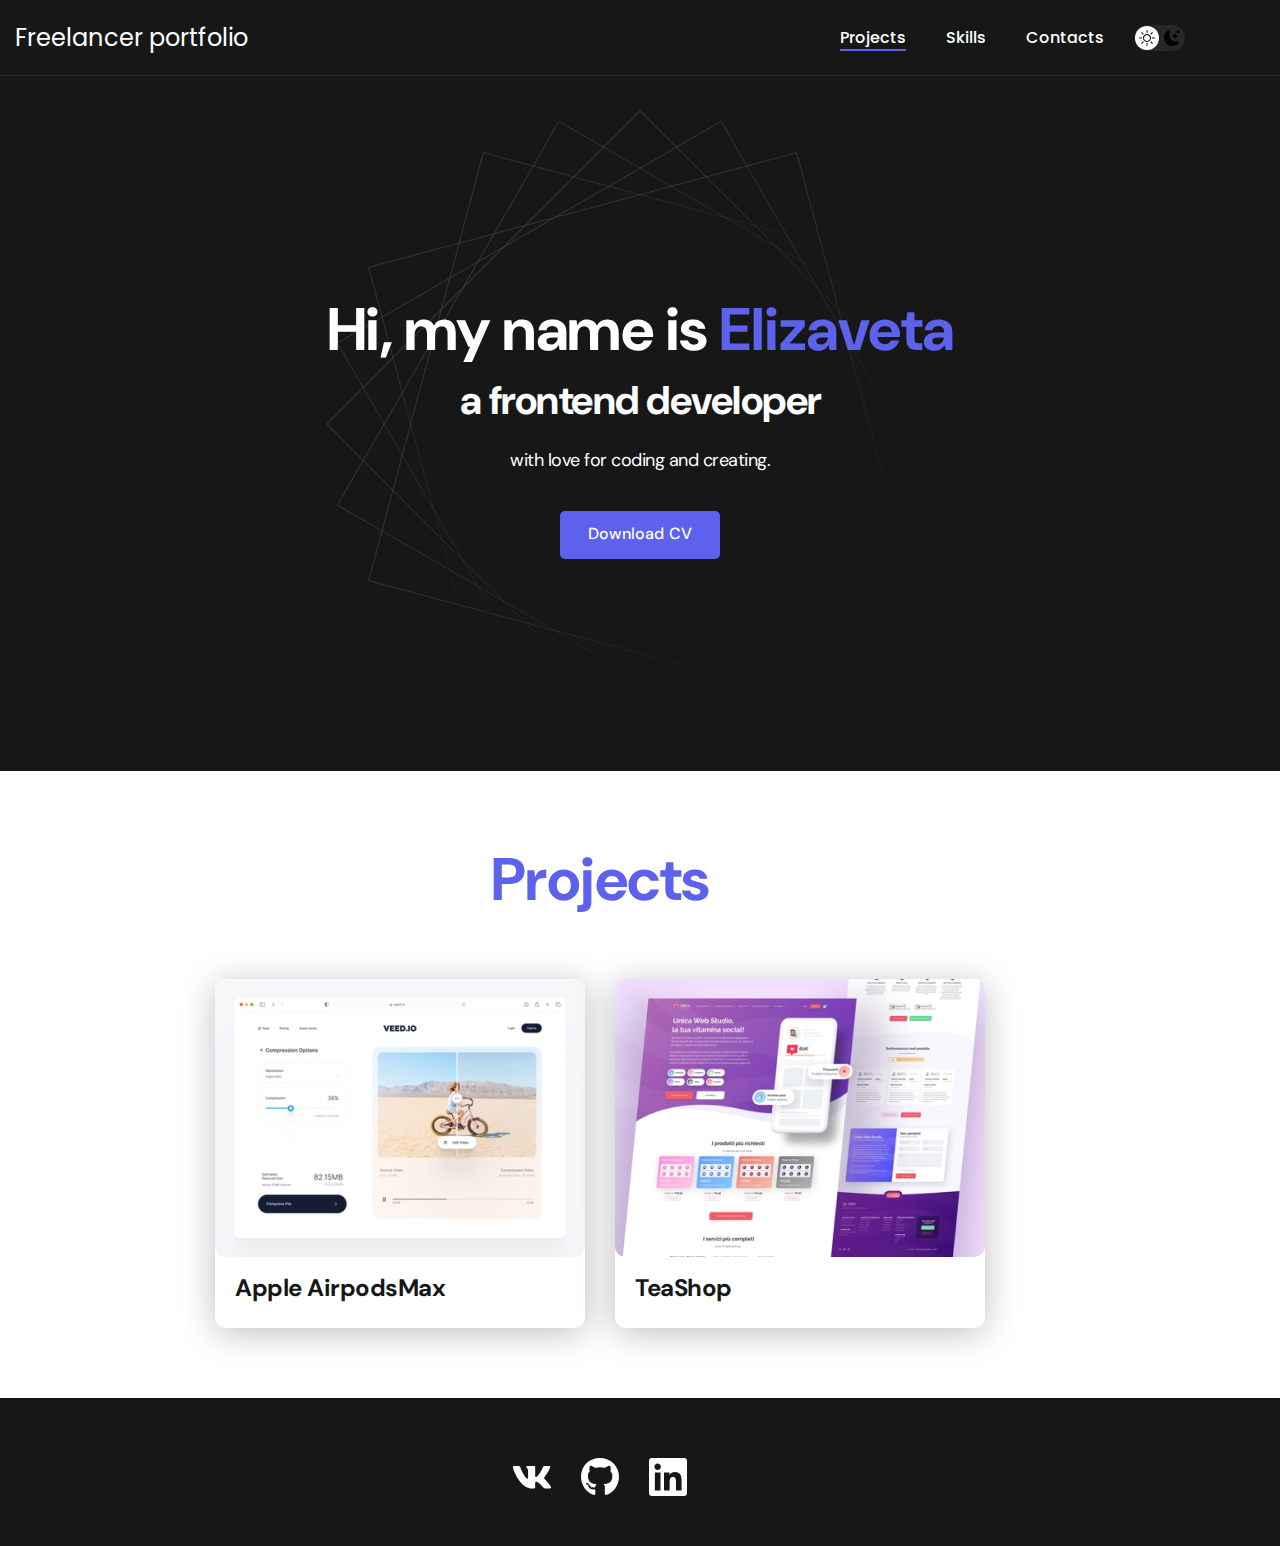
<file: index.html>
<!DOCTYPE html>
<html lang="en">
<head>
    <meta charset="UTF-8">
    <meta name="viewport" content="width=device-width, initial-scale=1.0">
    <title>MyPortfolio</title>
    <link href="https://fonts.googleapis.com/css2?family=DM+Sans:opsz@9..40&display=swap" rel="stylesheet">
    <link href="https://fonts.googleapis.com/css2?family=DM+Sans:opsz,wght@9..40,500&display=swap" rel="stylesheet">
    <link href="https://fonts.googleapis.com/css2?family=DM+Sans:opsz,wght@9..40,700&display=swap" rel="stylesheet">
    <link href="https://fonts.googleapis.com/css2?family=Poppins:wght@400;500;700&display=swap" rel="stylesheet">
    <link rel="stylesheet" href="css/index.css">
</head>
<body>
    <nav class="nav">
        <div class="container">
            <div class="nav_row">
                <a href="index.html" class="nav_logo">Freelancer portfolio</a>
                <button class="dark_mode_btn">
                    <img class="dark_mode_icon" src="img/Sun.svg" alt="sun">
                    <img class="dark_mode_icon" src="img/Moon.svg" alt="sun">
                </button>
                <ul class="nav_list">
                    <li class="nav_item"><a href="index.html" class="nav_link nav_link--active">Projects</a></li>
                    <li class="nav_item"><a href="skills.html" class="nav_link">Skills</a></li>
                    <li class="nav_item"><a href="contacts.html" class="nav_link">Contacts</a></li>
                </ul>
            </div>
        </div>
    </nav>

    <header class="header">
            <div class="header_wrap">
                <h1 class="header_title">
                    <strong>Hi, my name is <em>Elizaveta</em></strong><br>
                    a frontend developer
                </h1>
                <div class="header_text">
                    <p>
                        with love for coding and creating.
                    </p>
                </div>
                <a href="https://drive.google.com/file/d/1fA_sA4S28icm05HIH3eQNFWFLbh6bi7z/view" target="_blank" class="btn">Download CV</a>
            </div> 
    </header>

    <main class="section">
        <div class="container">
            <h2 class="title_one">
                Projects
            </h2>
            <ul class="projects_list">
                <li class="projects_item">
                    <a href="project_page.html" target="_blank">
                        <img class="project_img" src="img/02.jpg" alt="project1">
                        <h3 class="project_title">
                        Apple AirpodsMax
                        </h3>
                    </a>
                </li>
                <li class="projects_item">
                    <a href="project_page_tw.html" target="_blank">
                        <img class="project_img" src="img/05.jpg" alt="project2">
                        <h3 class="project_title">
                        TeaShop
                        </h3>
                    </a>
                </li>
            </ul>
        </div>
    </main>

    <footer class="footer">
        <div class="container">
            <div class="footer_wrap">
                <ul class="social_list">
                    <li class="social_item">
                        <a href="https://t.me/li_sa08" target="_blank">
                        <img src="./img/vk.svg" alt="vk">
                        </a>
                    </li>
                    <li class="social_item">
                        <a href="https://github.com/KudrytskayaElizaveta/MyPortfolio" target="_blank">
                        <img src="./img/gitHub.svg" alt="github">
                        </a>
                    </li>
                    <li class="social_item">
                        <a href="https://www.linkedin.com/in/elizaveta-kudrytskaya-49050b286/" target="_blank">
                        <img src="./img/linkedIn.svg" alt="link">
                        </a>
                    </li>
                </ul>
            </div>
        </div>
    </footer>

    <script src="js/main.js"></script>
</body>
</html>
</file>
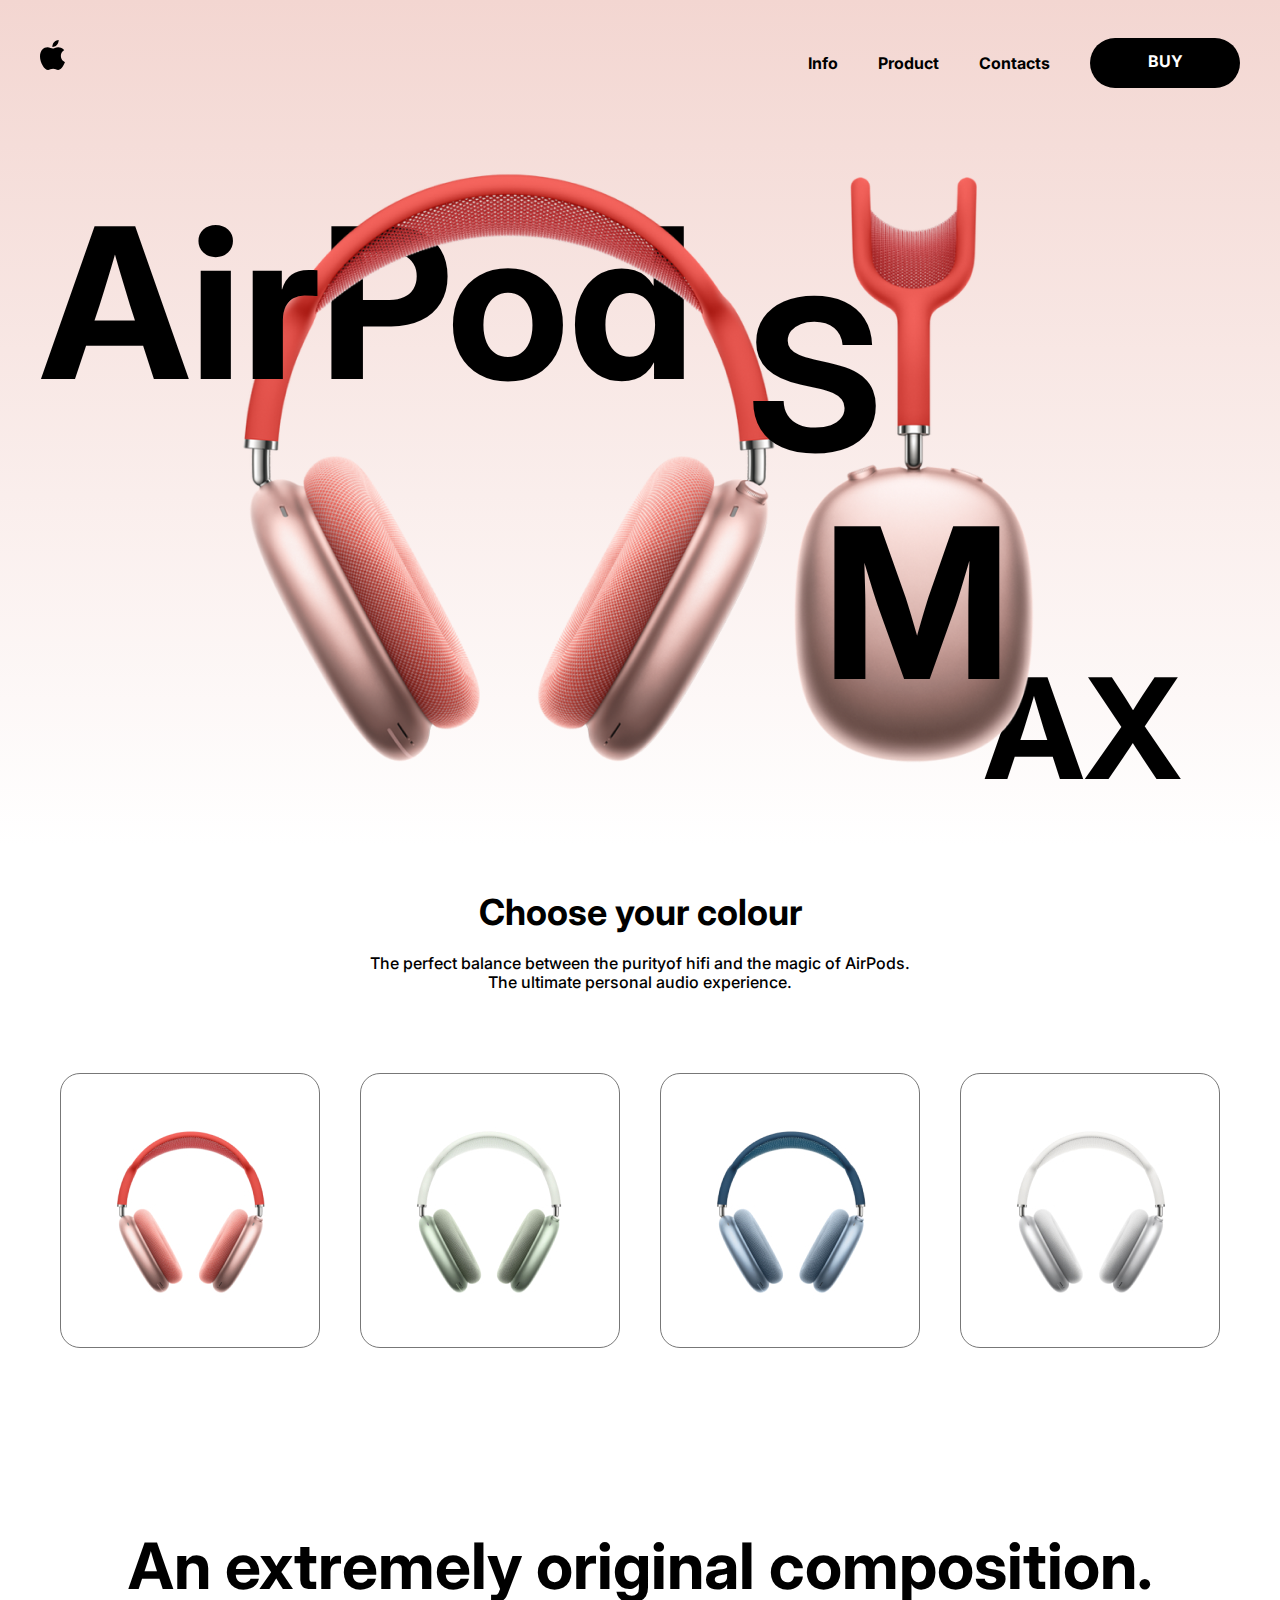
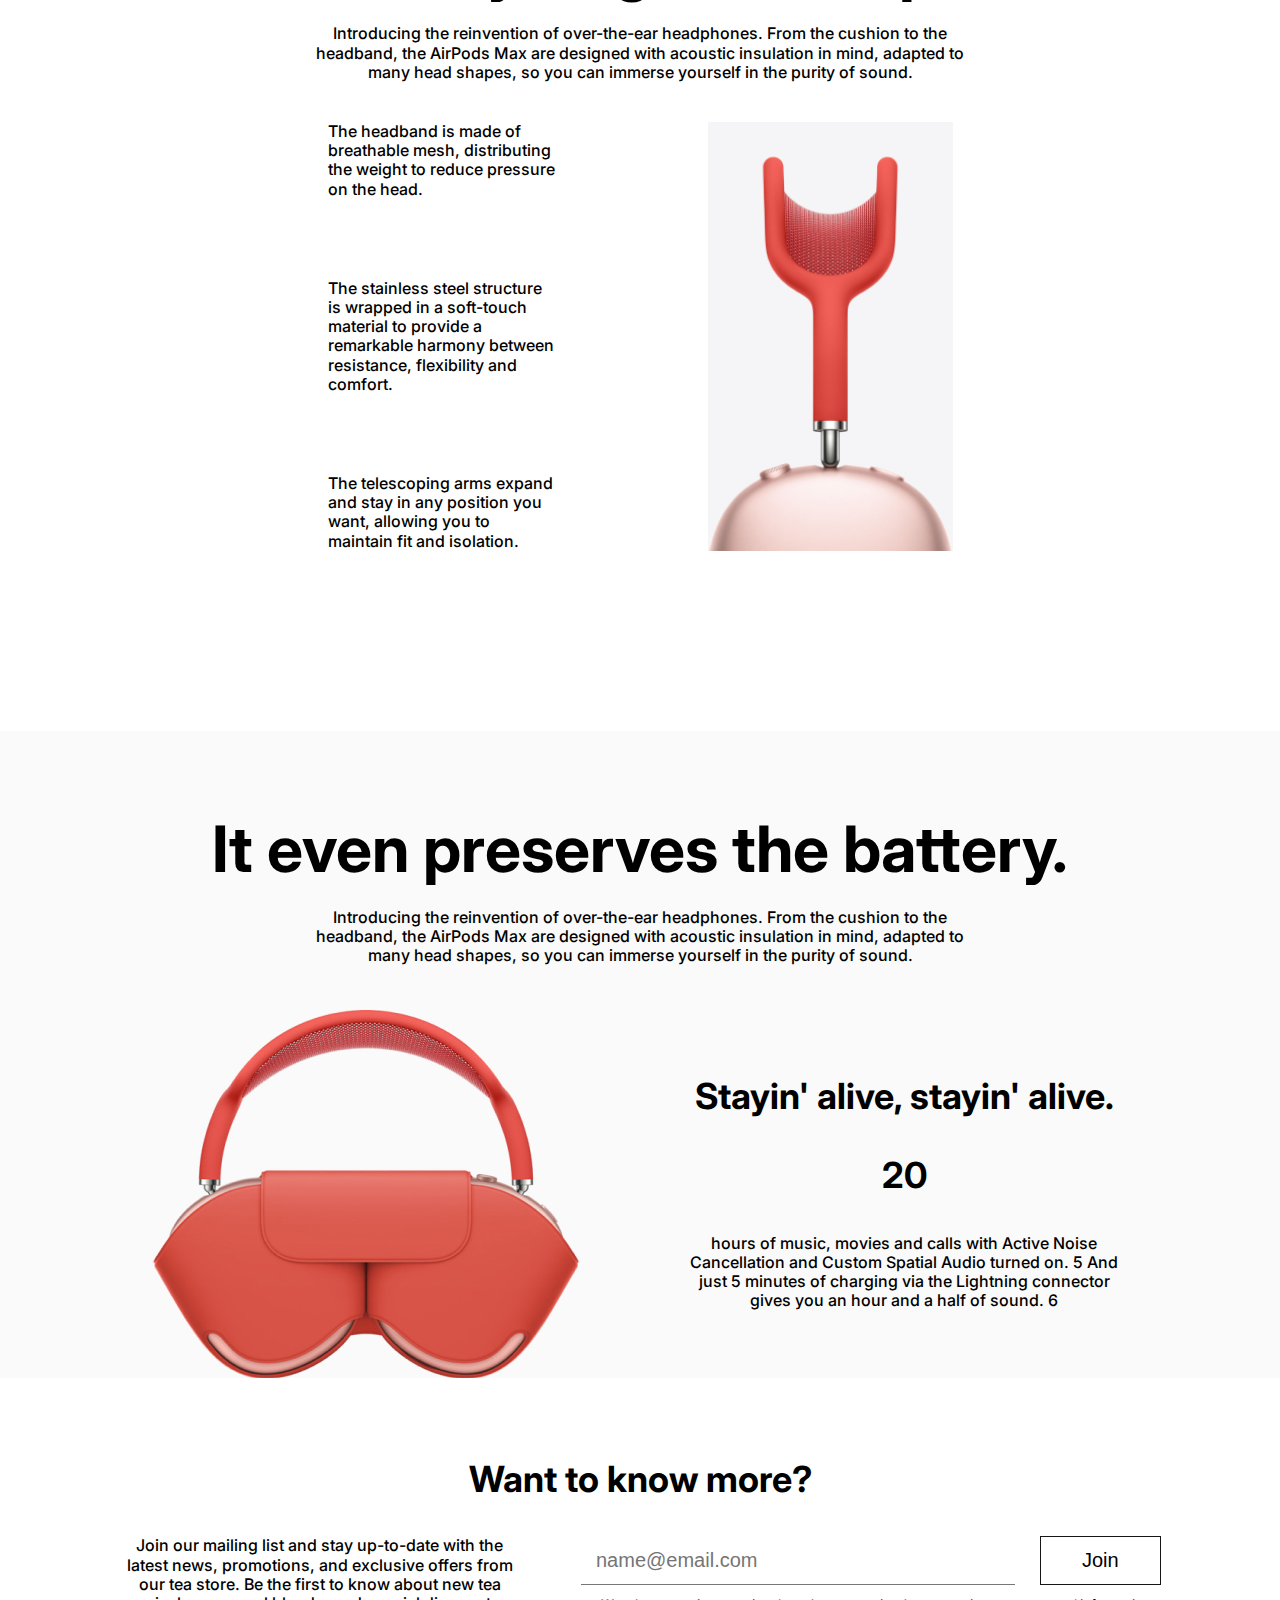
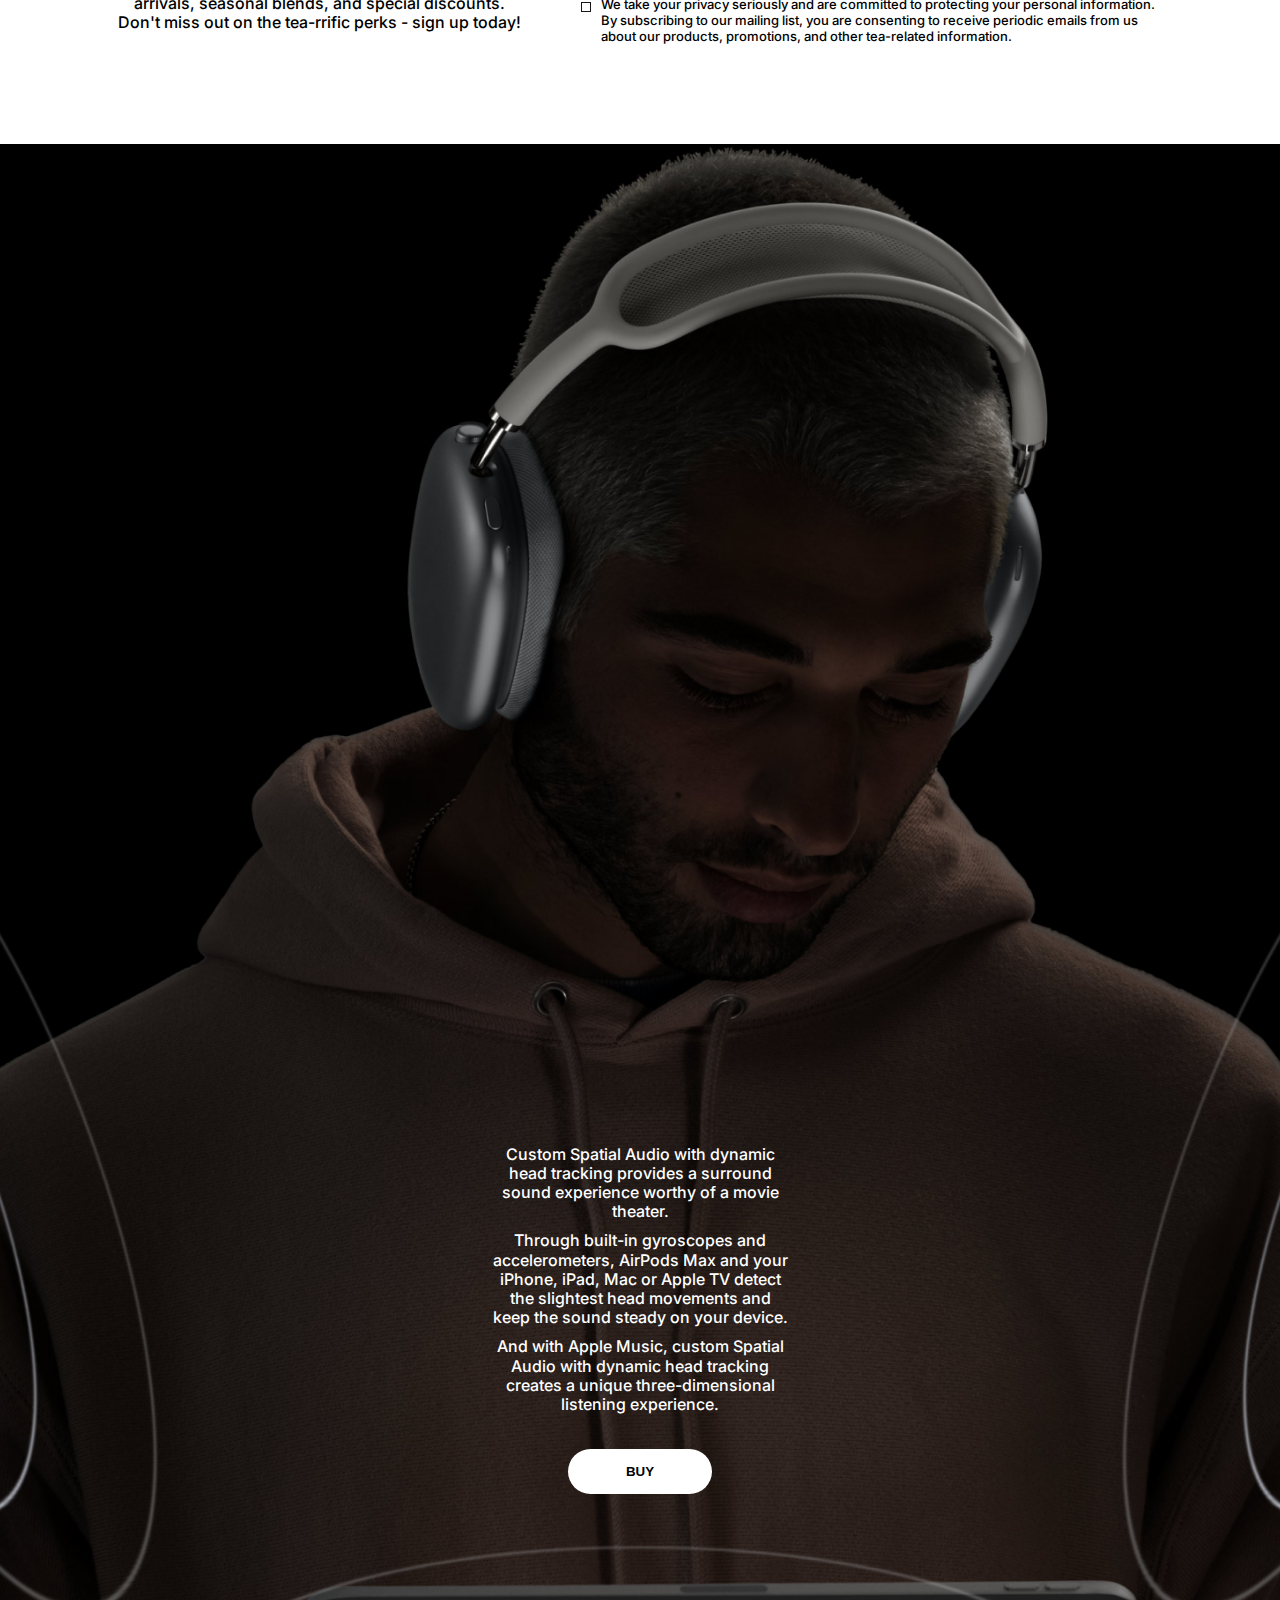
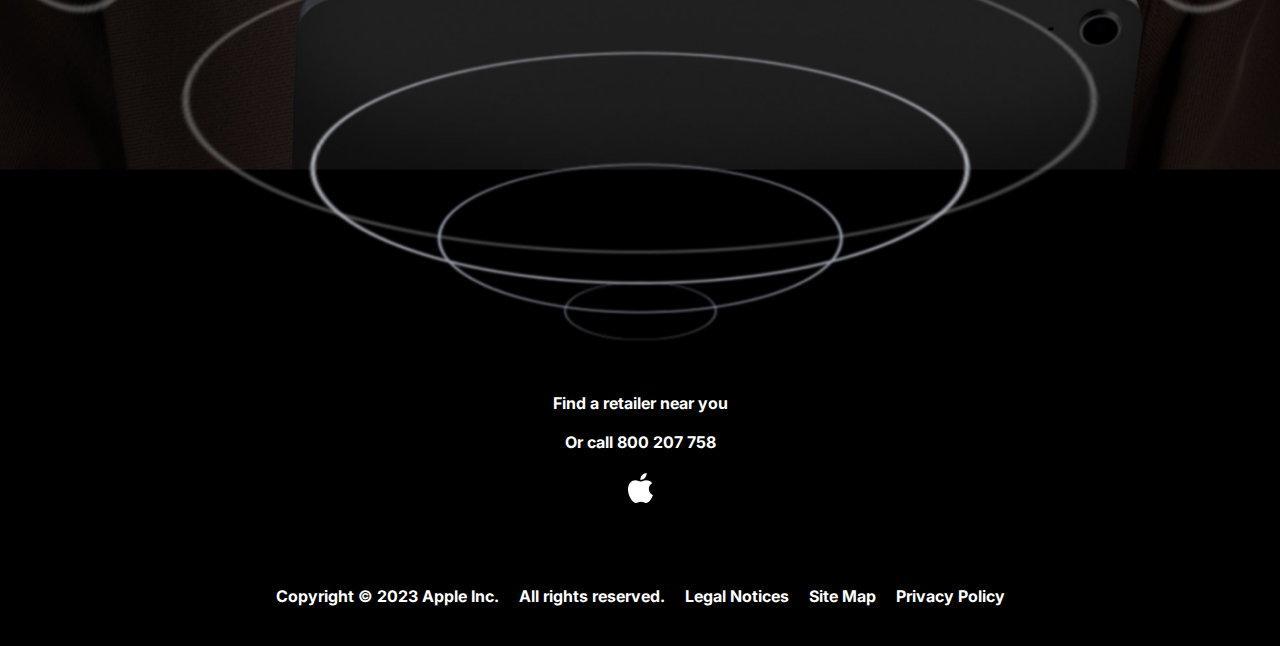
<file: Airpods/index.html>
<!DOCTYPE html>
<html lang="en">
<head>
    <meta charset="UTF-8">
    <meta name="viewport" content="width=device-width, initial-scale=1.0">
    <title>Airpods Max</title>
    <link href="https://fonts.googleapis.com/css2?family=Inter:opsz,wght@14..32,500&display=swap" rel="stylesheet">
    <link href="https://fonts.googleapis.com/css2?family=Inter:opsz,wght@14..32,700&display=swap" rel="stylesheet">
    <link rel="stylesheet" href="../Airpods/css/index.css">
</head>
<body>
    <header class="header">
        <div class="container">
            <div class="header_inner">
                <a class="logo" href="https://www.apple.com/" target="_blank">
                    <img src="../Airpods/img/logo.svg" alt="logo">
                </a>
                <nav class="menu">
                    <ul class="menu_list">
                        <li class="menu_item">
                            <a href="https://www.apple.com/" target="_blank">Info</a>
                        </li>
                        <li class="menu_item">
                            <a href="https://www.apple.com/" target="_blank">Product</a>
                        </li>
                        <li class="menu_item">
                            <a href="https://www.apple.com/" target="_blank">Contacts</a>
                        </li>
                        <li class="menu_item">
                            <a href="https://www.apple.com/" target="_blank">BUY</a>
                        </li>
                    </ul>
                </nav>
            </div>
            <div class="top_inner">
                <h1 class="header_title">
                    <span class="Air">Air</span><span class="Pod">Pod</span><span class="S">S</span><span class="M">M</span><span class="AX">AX</span>
                </h1>
                <div class="top_content">
                    <img class="content_item color--black" src="../Airpods/img/air-black.png" alt="black pods">
                    <img class="content_item color--blue" src="../Airpods/img/air-blue.png" alt="blue pods">
                    <img class="content_item color--green" src="../Airpods/img/air-green.png" alt="green pods">
                    <img class="content_item color--white" src="../Airpods/img/air-white.png" alt="white pods">
                    <img class="content_item content_item--active color--pink" src="../Airpods/img/pink.png" alt="pink pods">
                </div>
            </div>
        </div>
    </header>

    <main class="main">
        <section class="assotriment">
            <div class="container">
                <div class="assortiment_info">
                <h3 class="assortiment_title">Choose your colour</h3>
                <p class="assortiment_text">
                    The perfect balance between the purityof hifi and the magic of AirPods.
                    The ultimate personal audio experience.
                </p>
                </div>
                <div class="assortiment_list">
                    <button class="assortiment_item" data-button="color--pink">
                        <img src="../Airpods/img/model-n.jpg" alt="airpods">
                    </button>
                    <button class="assortiment_item" data-button="color--green">
                        <img src="../Airpods/img/model_1.jpg" alt="airpods">
                    </button>
                    <button class="assortiment_item" data-button="color--blue">
                        <img src="../Airpods/img/model_2.jpg" alt="airpods">
                    </button>
                    <button class="assortiment_item" data-button="color--white">
                        <img src="../Airpods/img/model_3.jpg" alt="airpods">
                    </button>
                    <button class="assortiment_item assortiment_item--active" data-button="color--black">
                        <img src="../Airpods/img/model_4.jpg" alt="airpods">
                    </button>
                </div>
            </div>
        </section>
        <section class="description">
            <div class="container">
                <div class="description_info">
                    <h2 class="title">An extremely original composition.</h2>
                    <p class="description_text">
                        Introducing the reinvention of over-the-ear headphones. From the cushion to the headband, the AirPods Max are designed with acoustic insulation in mind, adapted to many head shapes, so you can immerse yourself in the purity of sound.
                    </p>
                </div>
                <div class="description_inner">
                    <div class="info_list">
                        <div class="description_item">
                            <p class="info_text">
                                The headband is made of breathable mesh, distributing the weight to reduce pressure on the head.
                            </p>
                        </div>
                        <div class="description_item">
                            <p class="info_text">
                                The stainless steel structure is wrapped in a soft-touch material to provide a remarkable harmony between resistance, flexibility and comfort.
                            </p>
                        </div>
                        <div class="description_item">
                            <p class="info_text">
                                The telescoping arms expand and stay in any position you want, allowing you to maintain fit and isolation.
                            </p>
                        </div>
                    </div>
                    <img class="content_item content_item--active color--pink" src="../Airpods/img/section3.jpg" alt="airpods">
                    <img class="content_item color--black" src="../Airpods/img/sideblack.jpg" alt="airpods">
                    <img class="content_item color--white" src="../Airpods/img/sidewhite.jpg" alt="airpods">
                    <img class="content_item color--green" src="../Airpods/img/sidegreen.jpg" alt="airpods">
                    <img class="content_item color--blue" src="../Airpods/img/sideblue.jpg" alt="airpods">
                </div>
            </div>
        </section>
        <section class="characteristics">
            <div class="container">
                <div class="characteristics_info">
                    <h2 class="title">It even preserves the battery.</h2>
                    <p class="characteristics_text">
                        Introducing the reinvention of over-the-ear headphones. From the cushion to the headband, the AirPods Max are designed with acoustic insulation in mind, adapted to many head shapes, so you can immerse yourself in the purity of sound.
                    </p>
                </div>
                <div class="characteristics_inner">
                    <img class="content_item content_item--active color--pink" src="../Airpods/img/char.jpg" alt="airpods">
                    <img class="content_item color--black" src="../Airpods/img/caseblack.jpg" alt="airpods">
                    <img class="content_item color--white" src="../Airpods/img/casewhite.jpg" alt="airpods">
                    <img class="content_item color--green" src="../Airpods/img/casegreen.jpg" alt="airpods">
                    <img class="content_item color--blue" src="../Airpods/img/caseblue.jpg" alt="airpods">
                    <div class="characteristics_list">
                        <div class="characteristics_item">
                            <p class="info_text staying_title">
                                Stayin' alive, stayin' alive.
                            </p>
                        </div>
                        <div class="characteristics_item">
                            <p class="info_text staying_title">
                                20
                            </p>
                        </div>
                        <div class="characteristics_item">
                            <p class="info_text">
                                hours of music, movies and calls with Active Noise Cancellation and Custom Spatial Audio turned on. 5 And just 5 minutes of charging via the Lightning connector gives you an hour and a half of sound. 6
                            </p>
                        </div>
                    </div>
                </div>
            </div>
        </section>
        <section class="mailing_list">
            <div class="container">
                <h2 class="mailing-list-title">Want to know more?</h2>
                <div class="mailing-list-inner">
                    <p class="mailing-list-text">
                        Join our mailing list and stay up-to-date with the latest news, promotions, and exclusive offers from our tea store. Be the first to know about new tea arrivals, seasonal blends, and special discounts. Don't miss out on the tea-rrific perks - sign up today!
                    </p>
                    <form class="mailing-list-form" action="#">
                        <input class="mailing-list-email" type="email" placeholder="name@email.com">
                        <button class="mailing-list-btn" type="submit">Join</button>
                        <label class="mailing-list-label">
                            <input class="checkbox" type="checkbox">
                            <span class="checkbox-style"></span>
                            <p class="checkbox-text">
                                We take your privacy seriously and are committed to protecting your personal information. By subscribing to our mailing list, you are consenting to receive periodic emails from us about our products, promotions, and other tea-related information.
                            </p>
                        </label>
                    </form>
                </div>
            </div>
            <section class="sterio">
                <div class="container">
                    <div class="sterio_inner">
                        <div class="sterio_box">
                            <p class="sterio_text">Custom Spatial Audio with dynamic head tracking provides a surround sound experience worthy of a movie theater.</p>
                            <p class="sterio_text">Through built-in gyroscopes and accelerometers, AirPods Max and your iPhone, iPad, Mac or Apple TV detect the slightest head movements and keep the sound steady on your device.</p>
                            <p class="sterio_text">And with Apple Music, custom Spatial Audio with dynamic head tracking creates a unique three-dimensional listening experience.</p>
                            <button class="btn">
                                BUY
                            </button>
                        </div>
                    </div>
                </div>
            </section>
    </main>
    <footer class="footer">
        <div class="container">
            <a href="https://www.apple.com/" target="_blank" class="footer_link">
                Find a retailer near you
            </a>
            <p class="footer_text">
                Or call <a href="tel:>800 207 758">800 207 758</a>
            </p>
            <a href="https://www.apple.com/" target="_blank" class="logo_footer">
                <img src="../Airpods/img/logo-white.svg" alt="logo">
            </a>
            <ul class="footer_list">
                <li class="footer_item">Copyright &#169; 2023 Apple Inc. </li>
                <li class="footer_item">All rights reserved.</li>
                <li class="footer_item">
                    <a href="#">Legal Notices</a>
                </li>
                <li class="footer_item">
                    <a href="https://www.apple.com/" target="_blank">Site Map</a>
                </li>
                <li class="footer_item">
                    <a href="https://www.apple.com/" target="_blank">Privacy Policy</a>
                </li>
            </ul>
        </div>
    </footer>
<script src="../Airpods/js/main.js"></script>
</body>
</html>
</file>
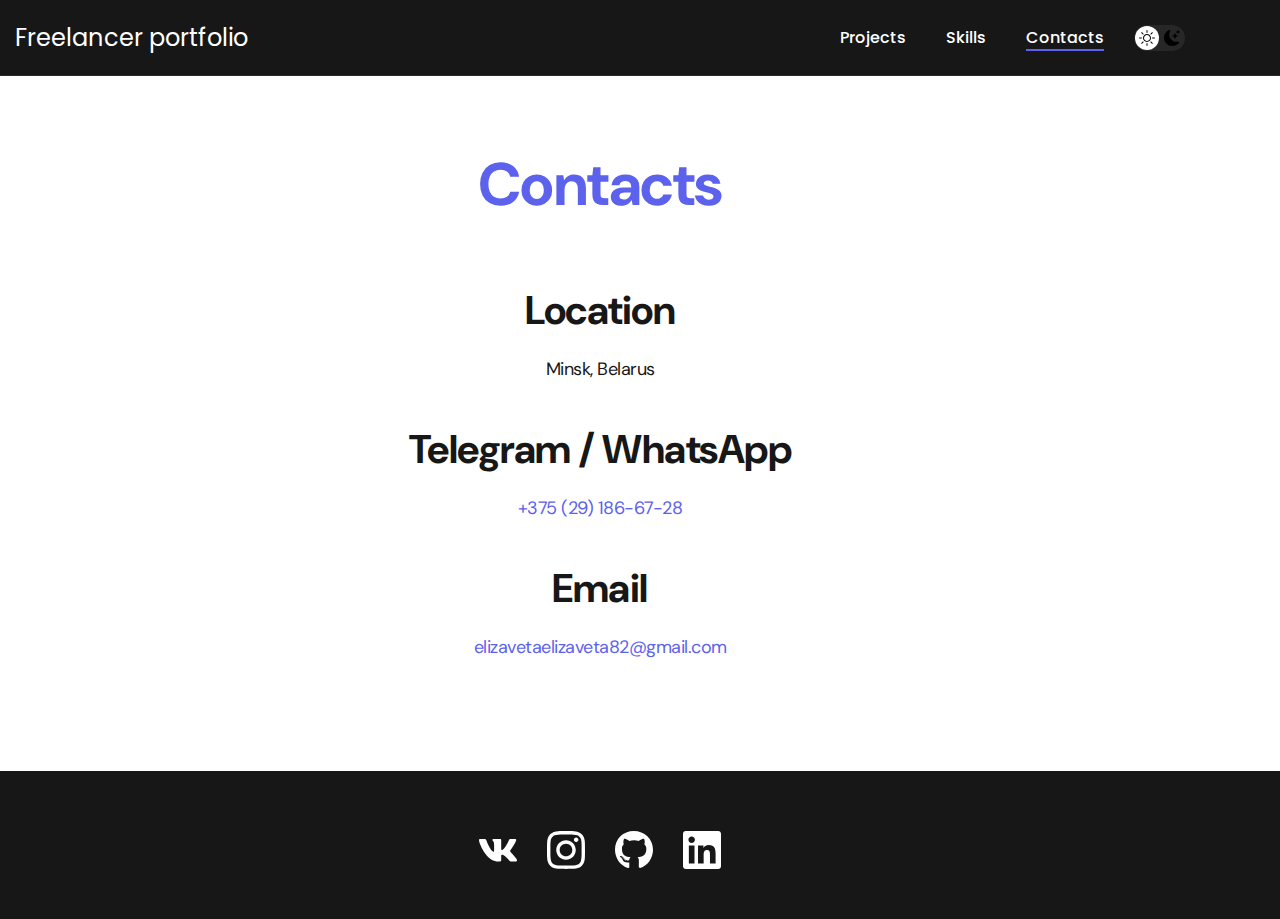
<file: contacts.html>
<!DOCTYPE html>
<html lang="en">
<head>
    <meta charset="UTF-8">
    <meta name="viewport" content="width=device-width, initial-scale=1.0">
    <title>MyPortfolio</title>
    <link href="https://fonts.googleapis.com/css2?family=DM+Sans:opsz@9..40&display=swap" rel="stylesheet">
    <link href="https://fonts.googleapis.com/css2?family=DM+Sans:opsz,wght@9..40,500&display=swap" rel="stylesheet">
    <link href="https://fonts.googleapis.com/css2?family=DM+Sans:opsz,wght@9..40,700&display=swap" rel="stylesheet">
    <link href="https://fonts.googleapis.com/css2?family=Poppins:wght@400;500;700&display=swap" rel="stylesheet">
    <link rel="stylesheet" href="css/style.css">
</head>
<body>
    <nav class="nav">
        <div class="container">
            <div class="nav_row">
                <a href="index.html" class="nav_logo">Freelancer portfolio</a>
                <button class="dark_mode_btn">
                    <img class="dark_mode_icon" src="img/Sun.svg" alt="sun">
                    <img class="dark_mode_icon" src="img/Moon.svg" alt="sun">
                </button>
                <ul class="nav_list">
                    <li class="nav_item"><a href="index.html" class="nav_link">Projects</a></li>
                    <li class="nav_item"><a href="skills.html" class="nav_link">Skills</a></li>
                    <li class="nav_item"><a href="contacts.html" class="nav_link nav_link--active">Contacts</a></li>
                </ul>
            </div>
        </div>
    </nav>

    <main class="section">
        <div class="container">
            <h1 class="title_one">
                Contacts
            </h1>
            <ul class="content_list">
                <li class="content_item">
                    <h2 class="title_two">
                        Location 
                    </h2>
                    <p class="contacts_links">
                        Minsk, Belarus
                    </p>
                </li>
                <li class="content_item">
                    <h2 class="title_two">
                        Telegram / WhatsApp 
                    </h2>
                    <p class="contacts_links">
                        <a href="tel:+375291866728">+375 (29) 186-67-28</a>
                    </p>
                </li>
                <li class="content_item">
                    <h2 class="title_two">
                        Email 
                    </h2>
                    <p class="contacts_links">
                        <a href="mailto:elizavetaelizaveta82@gmail.com">elizavetaelizaveta82@gmail.com</a>
                    </p>
                </li>
            </ul>
        </div>
    </main>

    <footer class="footer">
        <div class="container">
            <div class="footer_wrap">
                <ul class="social_list">
                    <li class="social_item">
                        <a href="#!">
                        <img src="./img/vk.svg" alt="vk">
                        </a>
                    </li>
                    <li class="social_item">
                        <a href="#!">
                        <img src="./img/Vector.svg" alt="inst">
                        </a>
                    </li>
                    <li class="social_item">
                        <a href="#!">
                        <img src="./img/gitHub.svg" alt="github">
                        </a>
                    </li>
                    <li class="social_item">
                        <a href="#!">
                        <img src="./img/linkedIn.svg" alt="link">
                        </a>
                    </li>
                </ul>
            </div>
        </div>
    </footer>
    <script src="js/main.js"></script>
</body>
</html>
</file>
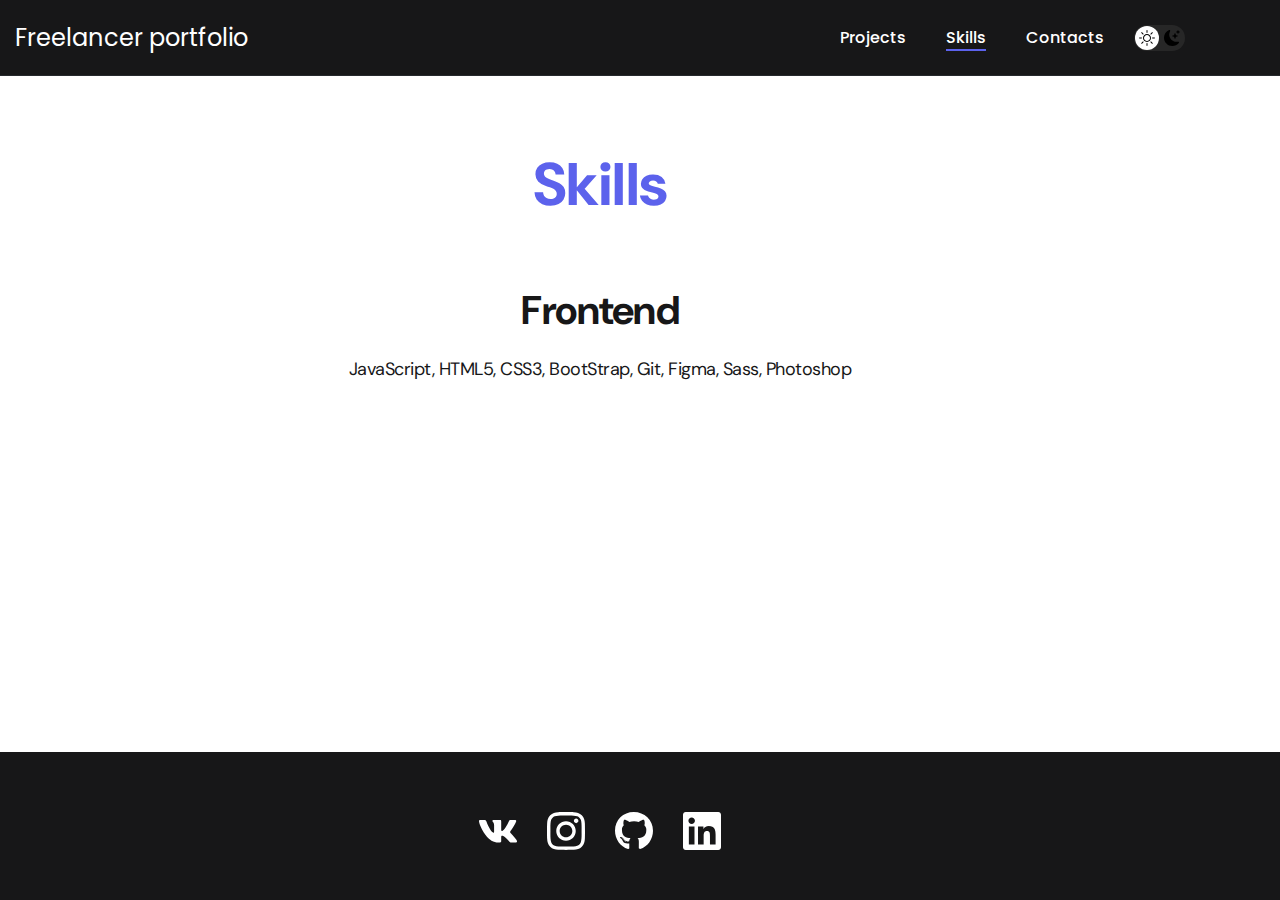
<file: skills.html>
<!DOCTYPE html>
<html lang="en">
<head>
    <meta charset="UTF-8">
    <meta name="viewport" content="width=device-width, initial-scale=1.0">
    <title>MyPortfolio</title>
    <link href="https://fonts.googleapis.com/css2?family=DM+Sans:opsz@9..40&display=swap" rel="stylesheet">
    <link href="https://fonts.googleapis.com/css2?family=DM+Sans:opsz,wght@9..40,500&display=swap" rel="stylesheet">
    <link href="https://fonts.googleapis.com/css2?family=DM+Sans:opsz,wght@9..40,700&display=swap" rel="stylesheet">
    <link href="https://fonts.googleapis.com/css2?family=Poppins:wght@400;500;700&display=swap" rel="stylesheet">
    <link rel="stylesheet" href="css/style.css">
</head>
<body>
    <nav class="nav">
        <div class="container">
            <div class="nav_row">
                <a href="index.html" class="nav_logo">Freelancer portfolio</a>
                <button class="dark_mode_btn">
                    <img class="dark_mode_icon" src="img/Sun.svg" alt="sun">
                    <img class="dark_mode_icon" src="img/Moon.svg" alt="sun">
                </button>
                <ul class="nav_list">
                    <li class="nav_item"><a href="index.html" class="nav_link">Projects</a></li>
                    <li class="nav_item"><a href="skills.html" class="nav_link nav_link--active">Skills</a></li>
                    <li class="nav_item"><a href="contacts.html" class="nav_link">Contacts</a></li>
                </ul>
            </div>
        </div>
    </nav>

    <main class="section">
        <div class="container">
            <h1 class="title_three">
                Skills
            </h1>
            <ul class="content_list">
                <li class="content_item">
                    <h2 class="title_two">
                        Frontend 
                    </h2>
                    <p>
                        JavaScript, HTML5, CSS3, BootStrap, Git, Figma, Sass, Photoshop
                    </p>
                </li>
            </ul>
            <!-- <ul class="skills_list">
                <li class="skills_item">
                    <img class="skills_img" src="img/html.svg" alt="html">
                    <h3 class="skills_title">
                    JavaScript
                    </h3>
                </li>
                <li class="skills_item">
                    <img class="project_img" src="img/05.jpg" alt="project2">
                    <h3 class="skills_title">
                    HTML5
                    </h3>
                </li>
            </ul> -->
        </div>
    </main>

    <footer class="footer">
        <div class="container">
            <div class="footer_wrap">
                <ul class="social_list">
                    <li class="social_item">
                        <a href="#!">
                        <img src="./img/vk.svg" alt="vk">
                        </a>
                    </li>
                    <li class="social_item">
                        <a href="#!">
                        <img src="./img/Vector.svg" alt="inst">
                        </a>
                    </li>
                    <li class="social_item">
                        <a href="#!">
                        <img src="./img/gitHub.svg" alt="github">
                        </a>
                    </li>
                    <li class="social_item">
                        <a href="#!">
                        <img src="./img/linkedIn.svg" alt="link">
                        </a>
                    </li>
                </ul>
            </div>
        </div>
    </footer>
    <script src="js/main.js"></script>
</body>
</html>
</file>
<file: css/index.css>
@import "./reset.css";
@import "./style.css";
@import "./media620.css";
</file>
<file: Airpods/css/index.css>
@import "../../Airpods/css/reset.css";
@import "../../Airpods/css/style.css";
@import "../../Airpods/css/media1920.css";
@import "../../Airpods/css/media1200.css";
@import "../../Airpods/css/media1180.css";
@import "../../Airpods/css/media780.css";
@import "../../Airpods/css/media635.css";
</file>
<file: css/style.css>
@import "../css/reset.css";

/* 
font-family: 'DM Sans', sans-serif;
font-family: 'Poppins', sans-serif;
 */

:root{
    --black: #171718;
    --black-border: #26292D;
    --white: #fff;
    --purple: #5C62EC;

    --page-text-color: var(--black);
    --dark-bg: var(--black);
    --dark-border: var(--black-border);
    --header-text: var(--white);
    --accent: var(--purple);

    /* light mode */
    --page-bg: var(--white);
    --text-color: var(--black);
    --title_one: var(--accent);
    --box_shadow: 0 5px 35px 0 rgba(0, 0, 0, 0.25);

    --project_card_bg: var(--white);
    --project_card_text: var(--black);

}

.dark{
    /* dark  mode */
    --page-bg: #252526;
    --text-color: var(--white);
    --title_one: var(--white);
    --box_shadow: 0 5px 35px 0 rgba(0, 0, 0, 0.8);

    --project_card_bg: var(--black);
    --project_card_text: var(--white);

}

html, body{
    display: flex;
    flex-direction: column;
    font-family: 'DM Sans', sans-serif;
    letter-spacing: -0.5px;
    min-height: 100vh;
    background-color: var(--page-bg);
    color: var(--text-color);
}

.container{
    margin: 0 a uto;
    max-width: 1200px;
    padding: 0 15px;
}

.title_one{
    margin-bottom: 60px;
    font-size: 60px;
    font-weight: 700;
    line-height: 1.3;
    color: var(--title_one);
    text-align: center;
}

.title_two{
    margin-bottom: 20px;
    font-size: 40px;
    line-height: 1.3;
    font-weight: 700;
}

.nav{
    padding: 20px 0;
    border-bottom: 1px solid var(--black-border);
    background-color: var(--dark-bg);
    color: var(--header-text);
    letter-spacing: normal;
}

.nav_row{
    display: flex;
    justify-content: flex-end;
    align-items: center;
    column-gap: 30px;
    row-gap: 20px;
    flex-wrap: wrap;
}

.nav_logo{
    margin-right: auto;
    color: var(--header-text);
    font-size: 24px;
    font-family: 'Poppins', sans-serif;
}

.nav_list{
    display: flex;
    align-items: center;
    column-gap: 40px;
    font-size: 16px;
    font-weight: 500;
    font-family: 'Poppins', sans-serif;
}

.nav_link{
    color: var(--header-text);
    transition: opacity 0.2s ease-in;
}

.nav_link:hover{
    opacity: 0.8;
}

.nav_link--active{
    position: relative;
}

.nav_link--active::before{
    content: '';
    position: absolute;
    left: 0;
    top: 100%;
    display: block;
    height: 2px;
    width: 100%;
    background-color: var(--accent);
}

.dark_mode_btn{
    order: 9;
    position: relative;
    display: flex;
    justify-content: space-between;
    width: 51px;
    height: 26px;
    padding: 5px;
    border-radius: 50px;
    background-color: #272727;
}

.dark_mode_btn::before{
    position: absolute;
    top: 1px;
    left: 1px;
    content: "";
    display: block;
    width: 24px;
    height: 24px;
    border-radius: 50%;
    background-color: #fff;
    transition: left 0.2s ease-in;
}

.dark_mode_btn--active::before{
    left: 26px;
}

.dark_mode_icon{
    position:  relative;
    z-index: 9;
}

.header{
    display: flex;
    justify-content: center;
    align-items: center;
    min-height: 695px;
    padding: 40px 0;
    background-color: var(--dark-bg);
    color: var(--header-text);
    text-align: center;
    background-image: url(../img/Abstract.png);
    background-repeat: no-repeat;
    background-size: auto;
    background-position: center center;
}

.header_wrap{
    padding: 0 15px;
    width: 660px;
}

.header_title{
    margin-bottom: 20px;
    font-size: 40px;
    font-weight: 700;
    line-height: 1.4;
}

.header_title strong{
    font-size: 60px;
    font-weight: 700;
}

.header_title em{
    font-style: normal;
    color: var(--accent);
}

.header_text{
    margin-bottom: 40px;
    font-size: 18px;
    line-height: 1.333;
}

.header_text p + p{
    margin-top: 0.5em;
}

.btn{
    display: inline-block;
    height: 48px;
    padding: 12px 28px;
    border-radius: 5px;
    background-color: var(--accent);
    color: #fff;
    letter-spacing: 0.15px;
    font-size: 16px;
    font-weight: 500;
    transition: opacity 0.2s ease-in;
}

.btn:hover{
    opacity: 0.8;
}

.btn:active{
    position: relative;
    top: 1px;
}

.section{
    padding: 70px 0; 
}

.title_three{
    margin-bottom: 60px;
    font-size: 60px;
    font-weight: 700;
    line-height: 1.3;
    color: var(--title_one);
    text-align: center;
}

.projects_list{
    display: flex;
    justify-content: center;
    flex-wrap: wrap;
    column-gap: 30px;
    row-gap: 30px;
}

.projects_item{
    max-width: 370px;
    background-color: var(--project_card_bg);
    box-shadow: var(--box_shadow);
    border-radius: 10px;
}

.project_img{
    border-radius: 10px;
}

.project_title{
    padding: 15px 20px 25px;
    font-weight: 700;
    font-size: 24px;
    line-height: 130%;
    color: var(--project_card_text);
}

/* .skills_list{
    display: flex;
    justify-content: center;
    flex-wrap: wrap;
    column-gap: 30px;
    row-gap: 30px;
}

.skills_item{
    max-width: 370px;
    background-color: var(--project_card_bg);
    box-shadow: var(--box_shadow);
    border-radius: 10px;
}

.skills_img{
    background-position: 50%;
    background-repeat: no-repeat;
    background-size: contain;
    height: 80px;
    width: 80px;;
}

.skills_title{
    padding: 15px 20px 25px;
    font-size: 16px;
    line-height: 130%;
    color: var(--project_card_text);
} */

.content_list{
    margin: 0 auto;
    max-width: 570px;
    display: flex;
    flex-direction: column;
    align-items: center;
    text-align: center;
}

.content_list a{
    color: var(--accent);
}

.content_item{
    font-size: 18px;
    line-height: 1.5;
}

.content_item p + p{
    margin-top: 0.5em;
}

.contacts_links{
    margin-bottom: 40px;
}

.footer{
    margin-top: auto;
    background-color: var(--black);
    padding: 60px 0 50px;
}

.footer_wrap{
    display: flex;
    flex-direction: column;
    align-items: center;
}

.social_list{
    display: flex;
    column-gap: 30px;
    align-items: center;
}
</file>
